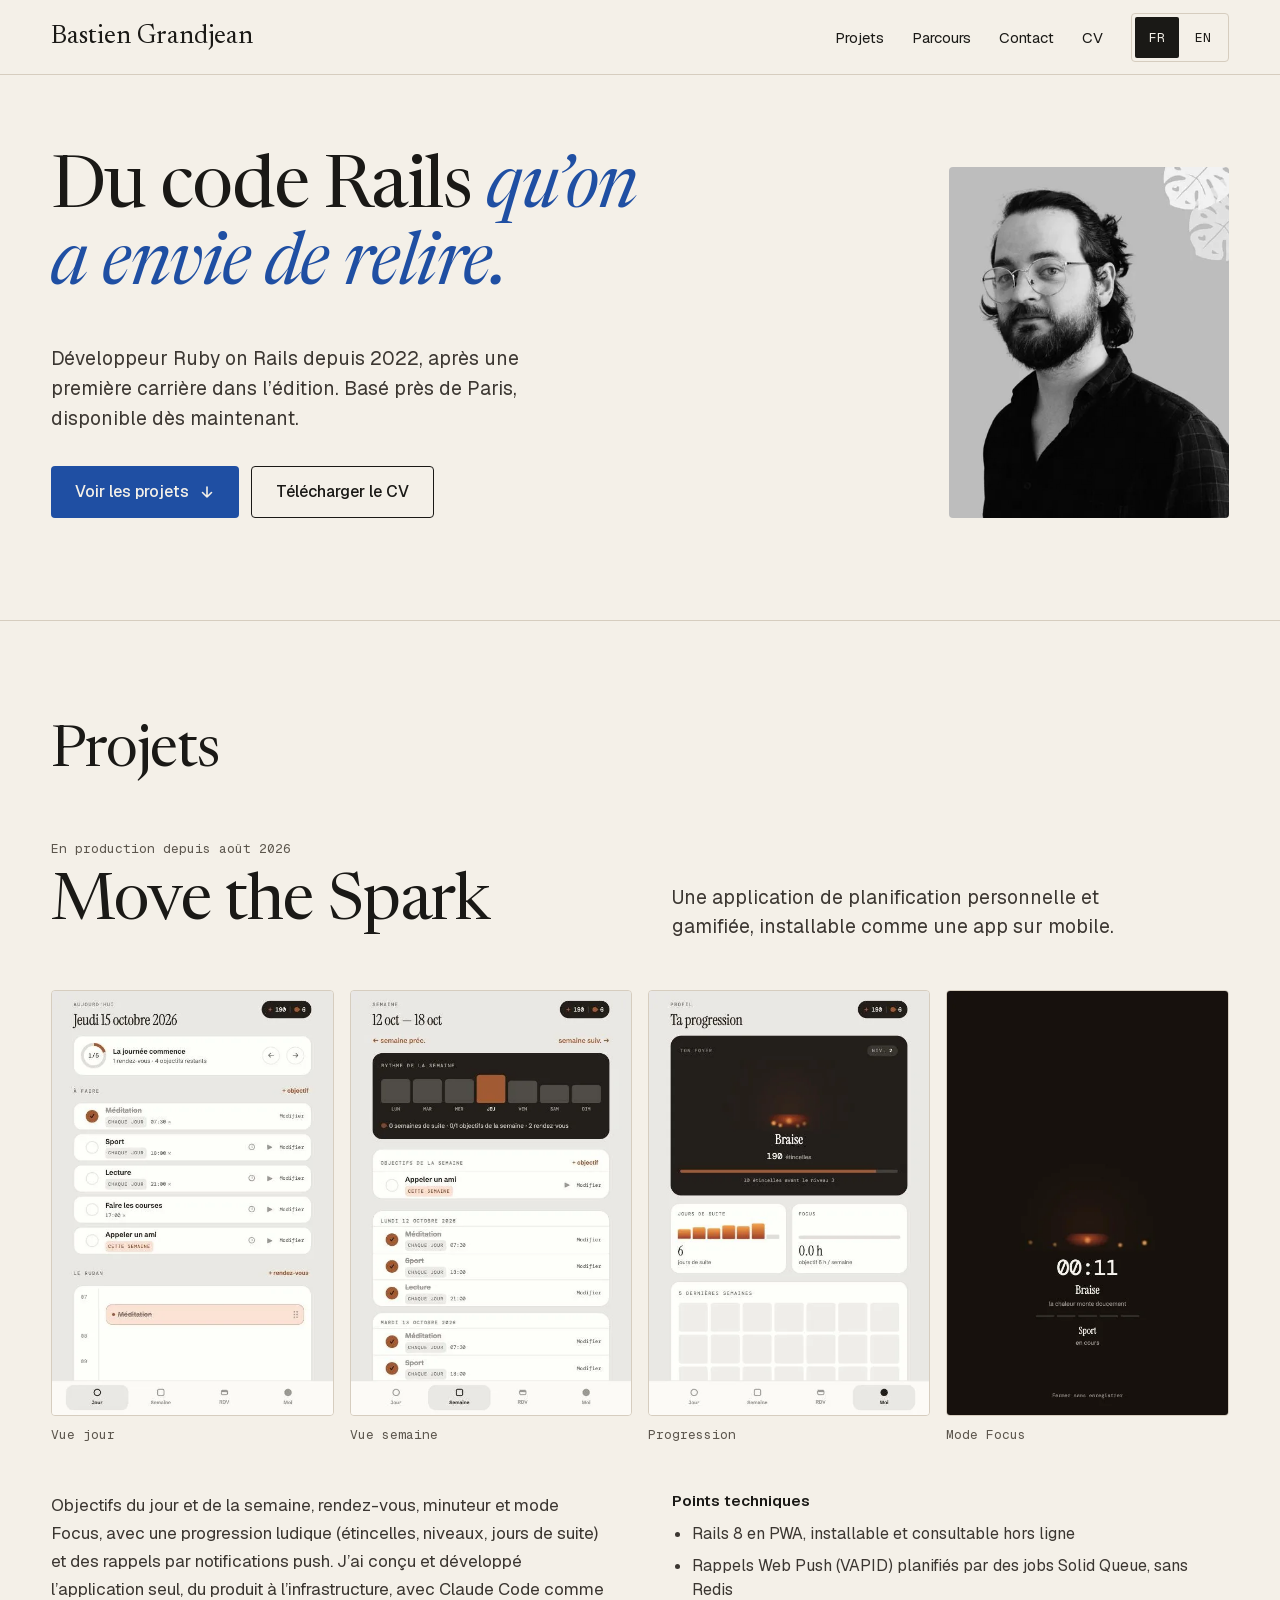
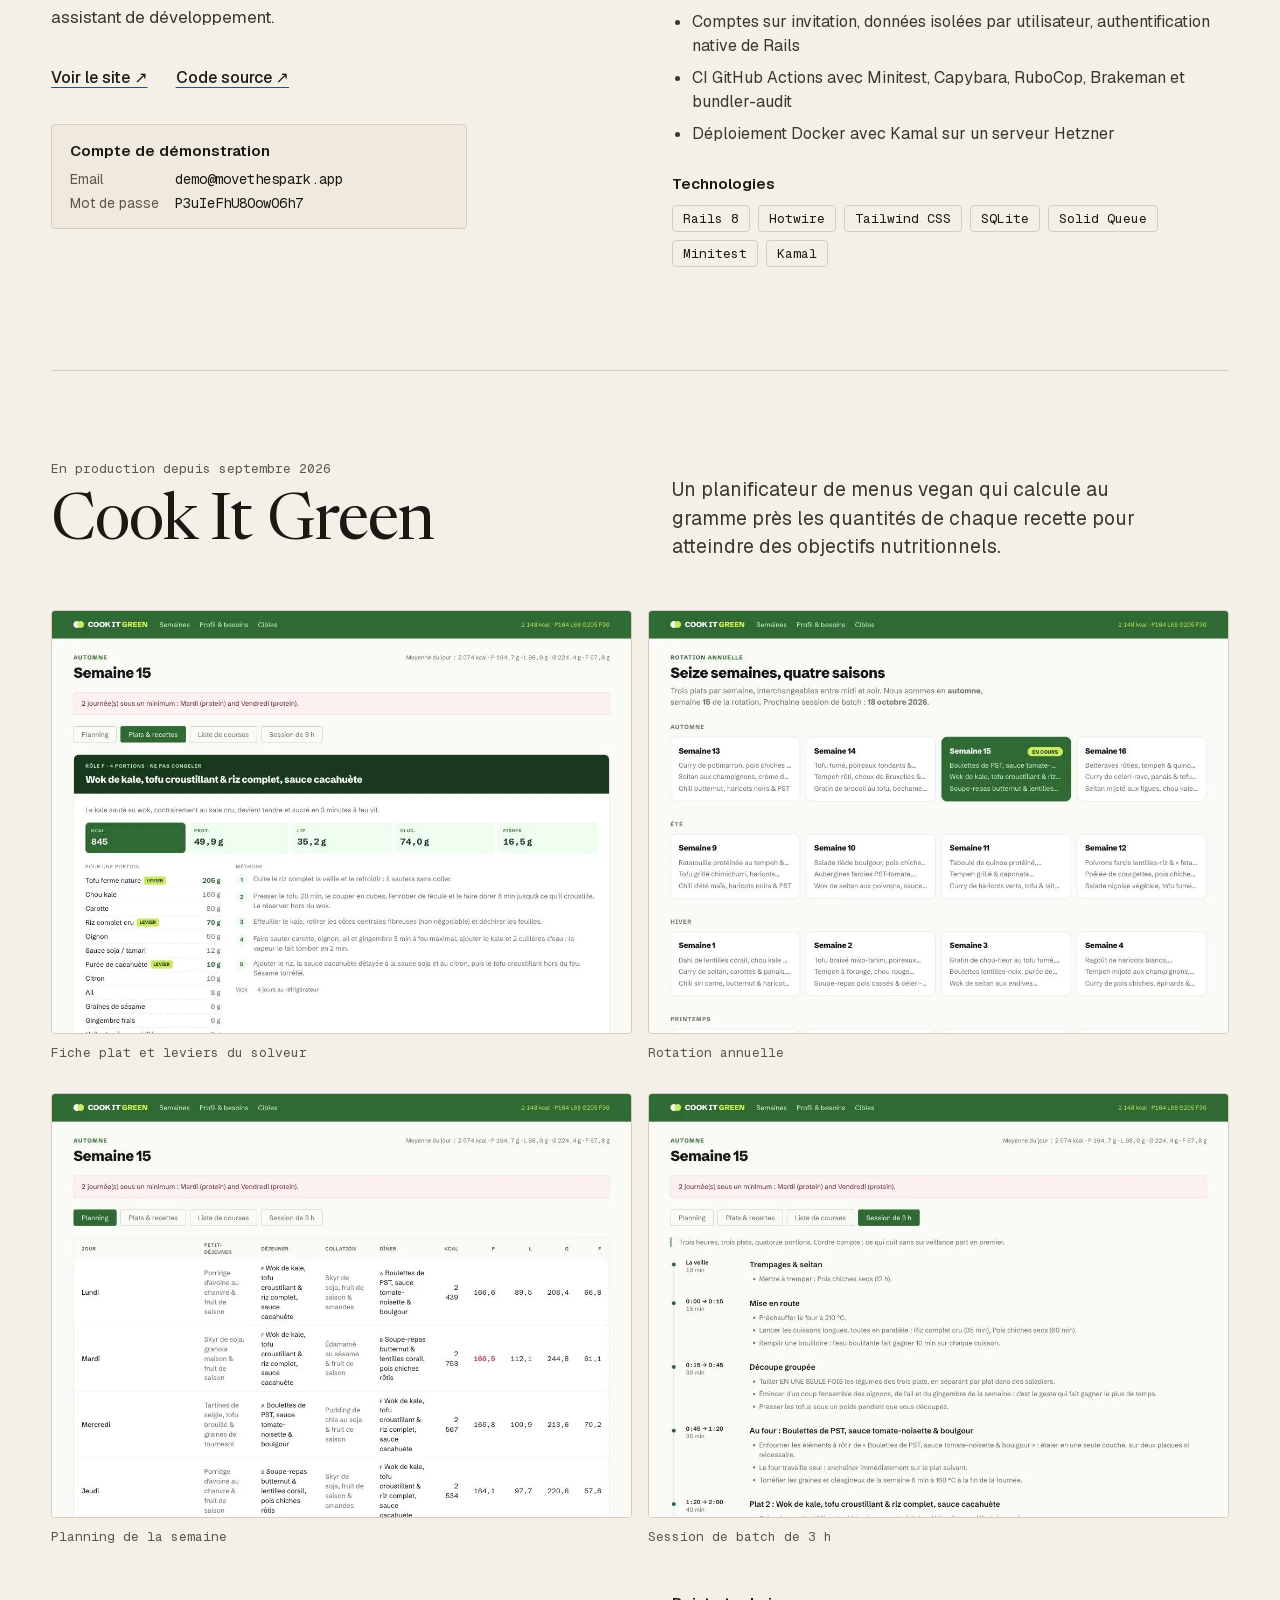
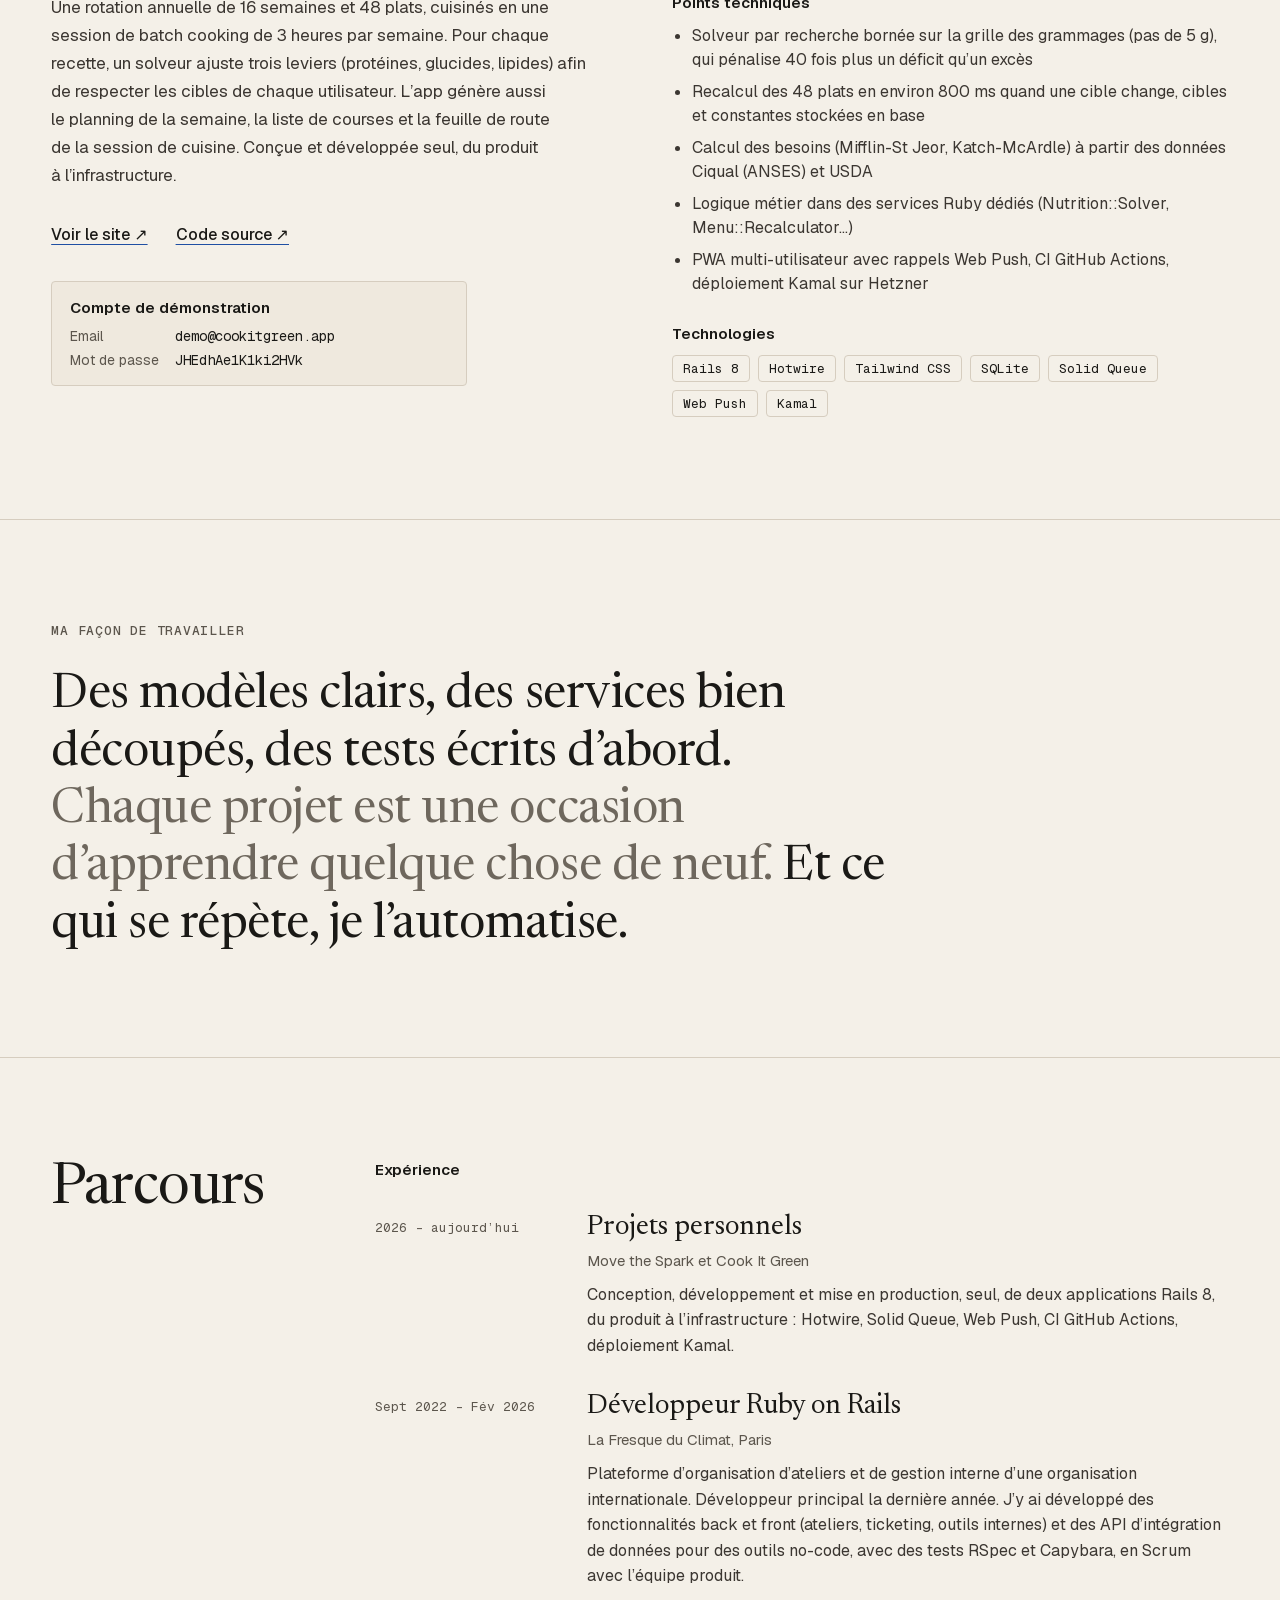
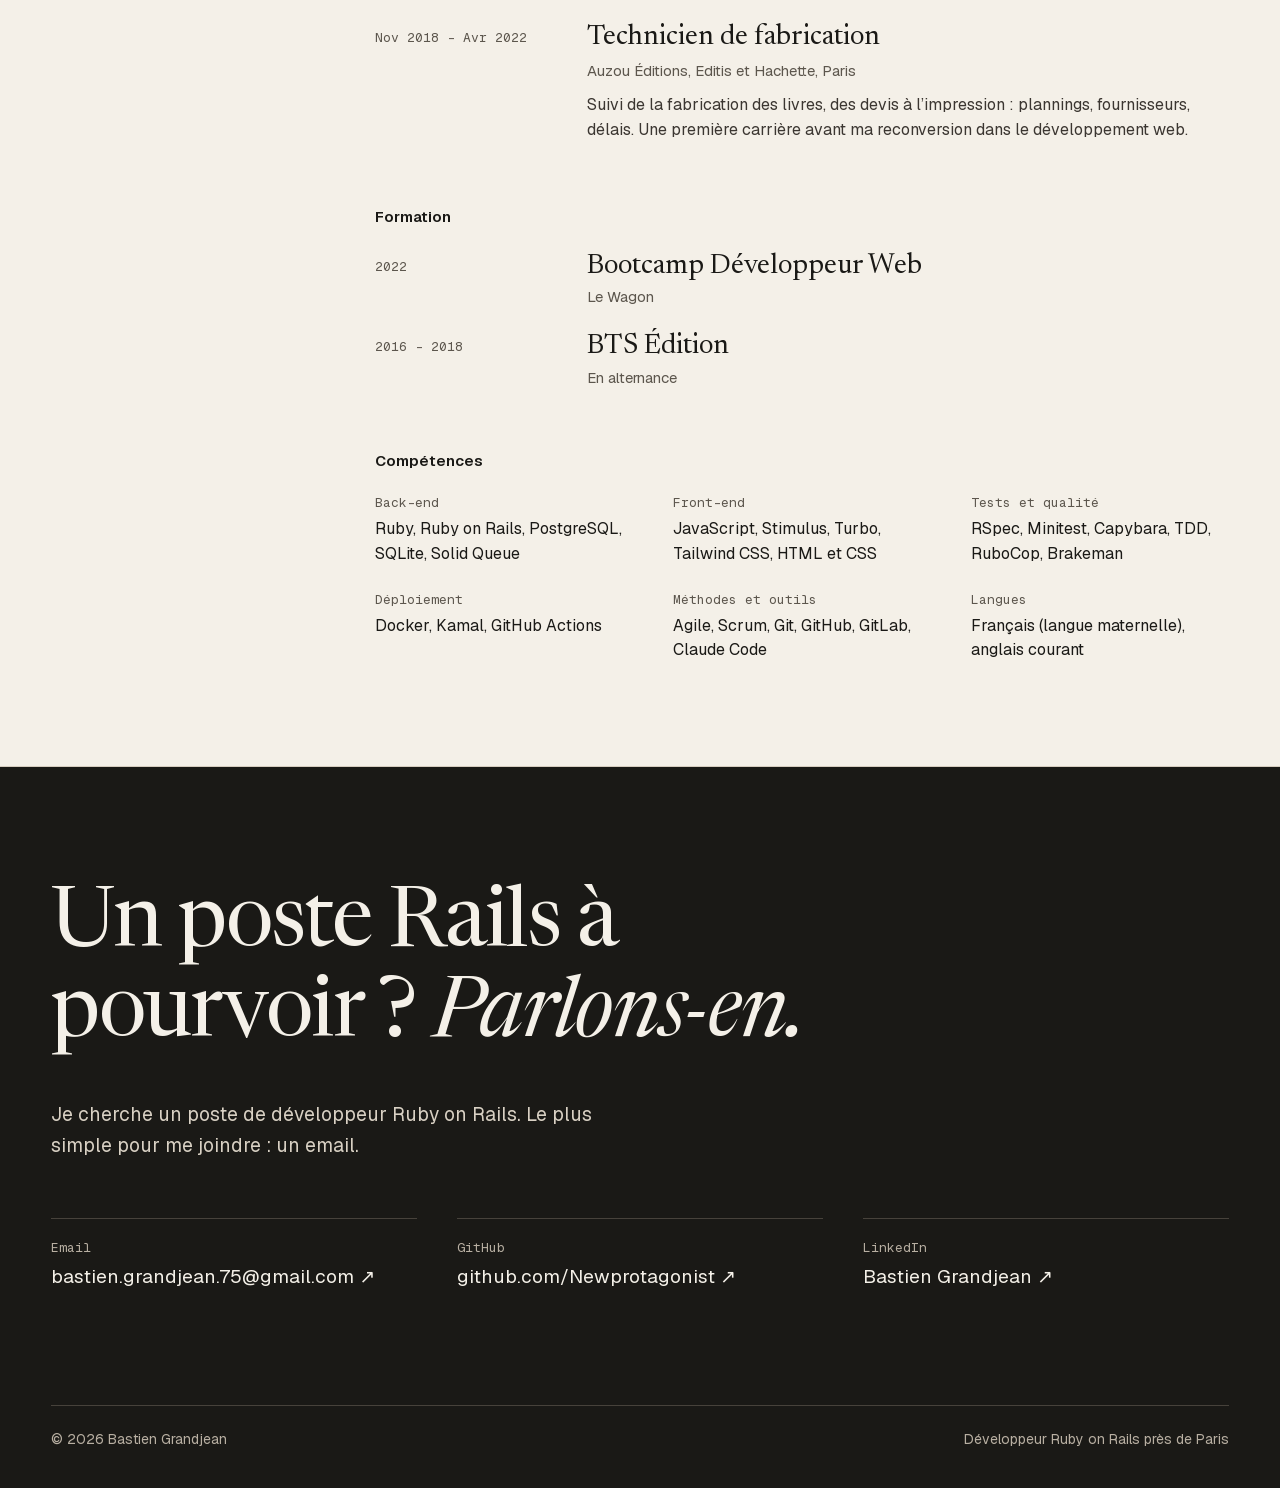
<file: site/index.html>
<!DOCTYPE html>
<html lang="fr">
<head>
<meta charset="utf-8">
<meta name="viewport" content="width=device-width, initial-scale=1">
<title>Bastien Grandjean — Développeur Ruby on Rails</title>
<meta name="description" content="Bastien Grandjean, développeur Ruby on Rails basé près de Paris. Deux applications Rails 8 conçues, développées et déployées seul&nbsp;: Move the Spark et Cook It Green.">
<link rel="canonical" href="https://bastiengrandjean.dev/">
<link rel="alternate" hreflang="fr" href="https://bastiengrandjean.dev/">
<link rel="alternate" hreflang="en" href="https://bastiengrandjean.dev/en/">
<link rel="alternate" hreflang="x-default" href="https://bastiengrandjean.dev/">

<link rel="icon" href="assets/img/favicon.svg" type="image/svg+xml">
<link rel="icon" href="assets/img/favicon.ico" sizes="any">
<link rel="apple-touch-icon" href="assets/img/apple-touch-icon.png">

<meta property="og:type" content="website">
<meta property="og:site_name" content="Bastien Grandjean">
<meta property="og:title" content="Bastien Grandjean — Développeur Ruby on Rails">
<meta property="og:description" content="Deux applications Rails 8 conçues, développées et déployées seul&nbsp;: Move the Spark et Cook It Green.">
<meta property="og:url" content="https://bastiengrandjean.dev/">
<meta property="og:image" content="https://bastiengrandjean.dev/assets/img/og-image.png">
<meta property="og:image:width" content="1200">
<meta property="og:image:height" content="630">
<meta property="og:locale" content="fr_FR">
<meta property="og:locale:alternate" content="en_US">
<meta name="twitter:card" content="summary_large_image">
<meta name="twitter:title" content="Bastien Grandjean — Développeur Ruby on Rails">
<meta name="twitter:description" content="Deux applications Rails 8 conçues, développées et déployées seul&nbsp;: Move the Spark et Cook It Green.">
<meta name="twitter:image" content="https://bastiengrandjean.dev/assets/img/og-image.png">

<link rel="preload" href="assets/fonts/newsreader-400-500.woff2" as="font" type="font/woff2" crossorigin>
<link rel="stylesheet" href="assets/css/style.css">
</head>
<body>
<a class="skip" href="#contenu">Aller au contenu</a>

<header class="site-header">
<div class="container site-header__inner">
<a href="#top" id="top" translate="no" class="site-header__name">Bastien Grandjean</a>
<nav aria-label="Navigation principale" class="site-nav">
<a href="#projets">Projets</a>
<a href="#parcours">Parcours</a>
<a href="#contact">Contact</a>
<a href="cv.pdf" target="_blank" rel="noopener noreferrer">CV</a>
<div role="group" aria-label="Langue / Language" class="lang-switch">
<a href="/" lang="fr" aria-current="true">FR</a>
<a href="/en/" lang="en" aria-current="false">EN</a>
</div>
</nav>
</div>
</header>

<main id="contenu">

<section class="hero">
<div class="container hero__inner">
<div class="hero__text">
<h1>Du code Rails <em>qu’on a envie de relire.</em></h1>
<p class="hero__lede">Développeur Ruby on Rails depuis 2022, après une première carrière dans l’édition. Basé près de Paris, disponible dès maintenant.</p>
<div class="hero__actions">
<a class="btn btn-primary" href="#projets">Voir les projets<svg aria-hidden="true" width="16" height="16" viewBox="0 0 16 16" fill="none" stroke="currentColor" stroke-width="1.6" stroke-linecap="round" stroke-linejoin="round"><path d="M8 3v10M3.5 8.5 8 13l4.5-4.5"></path></svg></a>
<a class="btn btn-secondary" href="cv.pdf" target="_blank" rel="noopener noreferrer">Télécharger le CV</a>
</div>
</div>
<div class="hero__photo">
<picture>
<source srcset="assets/img/bastien-portrait.webp" type="image/webp">
<img src="assets/img/bastien-portrait.jpg" alt="Portrait de Bastien Grandjean" width="432" height="540">
</picture>
</div>
</div>
</section>

<section id="projets">
<div class="container">
<h2 class="section-h">Projets</h2>

<article class="project">
<div class="project__header">
<div class="project__title-group">
<span class="project__year">En production depuis août 2026</span>
<h3 translate="no" class="project__title">Move the Spark</h3>
</div>
<p class="project__tagline">Une application de planification personnelle et gamifiée, installable comme une app sur mobile.</p>
</div>

<ul role="list" aria-label="Captures d’écran de Move the Spark" class="gallery">
<li>
<figure>
<picture>
<source srcset="assets/img/move-the-spark-day.webp" type="image/webp">
<img src="assets/img/move-the-spark-day.jpg" alt="Vue jour de Move the Spark&nbsp;: objectifs du jour et planning horaire" width="518" height="784" loading="lazy">
</picture>
<figcaption>Vue jour</figcaption>
</figure>
</li>
<li>
<figure>
<picture>
<source srcset="assets/img/move-the-spark-week.webp" type="image/webp">
<img src="assets/img/move-the-spark-week.jpg" alt="Vue semaine de Move the Spark&nbsp;: rythme de la semaine et objectifs par jour" width="518" height="784" loading="lazy">
</picture>
<figcaption>Vue semaine</figcaption>
</figure>
</li>
<li>
<figure>
<picture>
<source srcset="assets/img/move-the-spark-profile.webp" type="image/webp">
<img src="assets/img/move-the-spark-profile.jpg" alt="Page de progression de Move the Spark&nbsp;: niveau, étincelles et jours de suite" width="518" height="784" loading="lazy">
</picture>
<figcaption>Progression</figcaption>
</figure>
</li>
<li>
<figure>
<picture>
<source srcset="assets/img/move-the-spark-focus.webp" type="image/webp">
<img class="on-dark" src="assets/img/move-the-spark-focus.jpg" alt="Mode Focus de Move the Spark&nbsp;: minuteur sur fond sombre" width="518" height="784" loading="lazy">
</picture>
<figcaption>Mode Focus</figcaption>
</figure>
</li>
</ul>

<div class="project__body">
<div class="project__desc-col">
<p class="project__desc">Objectifs du jour et de la semaine, rendez-vous, minuteur et mode Focus, avec une progression ludique (étincelles, niveaux, jours de suite) et des rappels par notifications push. J’ai conçu et développé l’application seul, du produit à l’infrastructure, avec Claude Code comme assistant de développement.</p>
<div class="project__links">
<a href="https://movethespark.com" target="_blank" rel="noopener noreferrer">Voir le site ↗<span class="sr-only"> (nouvel onglet)</span></a>
<a href="https://github.com/Newprotagonist/move-the-spark" target="_blank" rel="noopener noreferrer">Code source ↗<span class="sr-only"> (nouvel onglet)</span></a>
</div>
<div class="demo-box">
<span class="demo-box__title">Compte de démonstration</span>
<dl>
<dt>Email</dt>
<dd translate="no">demo@movethespark.app</dd>
<dt>Mot de passe</dt>
<dd translate="no">P3uIeFhU8OowO6h7</dd>
</dl>
</div>
</div>
<div class="project__meta-col">
<div class="project__meta-block">
<h4>Points techniques</h4>
<ul class="highlights">
<li>Rails 8 en PWA, installable et consultable hors ligne</li>
<li>Rappels Web Push (VAPID) planifiés par des jobs Solid Queue, sans Redis</li>
<li>Comptes sur invitation, données isolées par utilisateur, authentification native de Rails</li>
<li>CI GitHub Actions avec Minitest, Capybara, RuboCop, Brakeman et bundler-audit</li>
<li>Déploiement Docker avec Kamal sur un serveur Hetzner</li>
</ul>
</div>
<div class="project__meta-block">
<h4>Technologies</h4>
<ul role="list" class="stack">
<li>Rails 8</li>
<li>Hotwire</li>
<li>Tailwind CSS</li>
<li>SQLite</li>
<li>Solid Queue</li>
<li>Minitest</li>
<li>Kamal</li>
</ul>
</div>
</div>
</div>
</article>

<article class="project">
<div class="project__header">
<div class="project__title-group">
<span class="project__year">En production depuis septembre 2026</span>
<h3 translate="no" class="project__title">Cook It Green</h3>
</div>
<p class="project__tagline">Un planificateur de menus vegan qui calcule au gramme près les quantités de chaque recette pour atteindre des objectifs nutritionnels.</p>
</div>

<ul role="list" aria-label="Captures d’écran de Cook It Green" class="gallery gallery--grid">
<li>
<figure>
<picture>
<source srcset="assets/img/cook-it-green-plat-solveur.webp" type="image/webp">
<img src="assets/img/cook-it-green-plat-solveur.jpg" alt="Fiche plat de Cook It Green&nbsp;: apports nutritionnels, grammages ajustés par le solveur et méthode" width="1075" height="784" loading="lazy">
</picture>
<figcaption>Fiche plat et leviers du solveur</figcaption>
</figure>
</li>
<li>
<figure>
<picture>
<source srcset="assets/img/cook-it-green-rotation-annuelle.webp" type="image/webp">
<img src="assets/img/cook-it-green-rotation-annuelle.jpg" alt="Rotation annuelle de Cook It Green&nbsp;: seize semaines réparties en quatre saisons" width="1075" height="784" loading="lazy">
</picture>
<figcaption>Rotation annuelle</figcaption>
</figure>
</li>
<li>
<figure>
<picture>
<source srcset="assets/img/cook-it-green-planning-semaine.webp" type="image/webp">
<img src="assets/img/cook-it-green-planning-semaine.jpg" alt="Planning de la semaine de Cook It Green&nbsp;: repas et macros jour par jour" width="1075" height="784" loading="lazy">
</picture>
<figcaption>Planning de la semaine</figcaption>
</figure>
</li>
<li>
<figure>
<picture>
<source srcset="assets/img/cook-it-green-session-batch.webp" type="image/webp">
<img src="assets/img/cook-it-green-session-batch.jpg" alt="Session de batch de Cook It Green&nbsp;: étapes minutées de la session de cuisine" width="1075" height="784" loading="lazy">
</picture>
<figcaption>Session de batch de 3 h</figcaption>
</figure>
</li>
</ul>

<div class="project__body">
<div class="project__desc-col">
<p class="project__desc">Une rotation annuelle de 16 semaines et 48 plats, cuisinés en une session de batch cooking de 3 heures par semaine. Pour chaque recette, un solveur ajuste trois leviers (protéines, glucides, lipides) afin de respecter les cibles de chaque utilisateur. L’app génère aussi le planning de la semaine, la liste de courses et la feuille de route de la session de cuisine. Conçue et développée seul, du produit à l’infrastructure.</p>
<div class="project__links">
<a href="https://cookitgreen.com" target="_blank" rel="noopener noreferrer">Voir le site ↗<span class="sr-only"> (nouvel onglet)</span></a>
<a href="https://github.com/Newprotagonist/cook-it-green" target="_blank" rel="noopener noreferrer">Code source ↗<span class="sr-only"> (nouvel onglet)</span></a>
</div>
<div class="demo-box">
<span class="demo-box__title">Compte de démonstration</span>
<dl>
<dt>Email</dt>
<dd translate="no">demo@cookitgreen.app</dd>
<dt>Mot de passe</dt>
<dd translate="no">JHEdhAe1K1ki2HVk</dd>
</dl>
</div>
</div>
<div class="project__meta-col">
<div class="project__meta-block">
<h4>Points techniques</h4>
<ul class="highlights">
<li>Solveur par recherche bornée sur la grille des grammages (pas de 5 g), qui pénalise 40 fois plus un déficit qu’un excès</li>
<li>Recalcul des 48 plats en environ 800 ms quand une cible change, cibles et constantes stockées en base</li>
<li>Calcul des besoins (Mifflin-St Jeor, Katch-McArdle) à partir des données Ciqual (ANSES) et USDA</li>
<li>Logique métier dans des services Ruby dédiés (Nutrition::Solver, Menu::Recalculator…)</li>
<li>PWA multi-utilisateur avec rappels Web Push, CI GitHub Actions, déploiement Kamal sur Hetzner</li>
</ul>
</div>
<div class="project__meta-block">
<h4>Technologies</h4>
<ul role="list" class="stack">
<li>Rails 8</li>
<li>Hotwire</li>
<li>Tailwind CSS</li>
<li>SQLite</li>
<li>Solid Queue</li>
<li>Web Push</li>
<li>Kamal</li>
</ul>
</div>
</div>
</div>
</article>

</div>
</section>

<section class="approach">
<div class="container approach__inner">
<h2 class="approach__label">Ma façon de travailler</h2>
<p class="approach__phrase">Des modèles clairs, des services bien découpés, des tests écrits d’abord. <span>Chaque projet est une occasion d’apprendre quelque chose de neuf.</span> Et ce qui se répète, je l’automatise.</p>
</div>
</section>

<section id="parcours" class="path">
<div class="container path__inner">
<h2 class="section-h">Parcours</h2>
<div class="path__content">

<div class="path__group">
<h3>Expérience</h3>

<div class="job">
<span class="job__dates">2026 - aujourd’hui</span>
<div class="job__content">
<span class="job__title">Projets personnels</span>
<span class="job__org">Move the Spark et Cook It Green</span>
<p class="job__desc">Conception, développement et mise en production, seul, de deux applications Rails 8, du produit à l’infrastructure&nbsp;: Hotwire, Solid Queue, Web Push, CI GitHub Actions, déploiement Kamal.</p>
</div>
</div>

<div class="job">
<span class="job__dates">Sept 2022 - Fév 2026</span>
<div class="job__content">
<span class="job__title">Développeur Ruby on Rails</span>
<span class="job__org">La Fresque du Climat, Paris</span>
<p class="job__desc">Plateforme d’organisation d’ateliers et de gestion interne d’une organisation internationale. Développeur principal la dernière année. J’y ai développé des fonctionnalités back et front (ateliers, ticketing, outils internes) et des API d’intégration de données pour des outils no-code, avec des tests RSpec et Capybara, en Scrum avec l’équipe produit.</p>
</div>
</div>

<div class="job">
<span class="job__dates">Nov 2018 - Avr 2022</span>
<div class="job__content">
<span class="job__title">Technicien de fabrication</span>
<span class="job__org">Auzou Éditions, Editis et Hachette, Paris</span>
<p class="job__desc">Suivi de la fabrication des livres, des devis à l’impression&nbsp;: plannings, fournisseurs, délais. Une première carrière avant ma reconversion dans le développement web.</p>
</div>
</div>

</div>

<div class="path__group path__group--edu">
<h3>Formation</h3>

<div class="edu">
<span class="edu__dates">2022</span>
<div class="edu__content">
<span class="edu__title">Bootcamp Développeur Web</span>
<span class="edu__org">Le Wagon</span>
</div>
</div>

<div class="edu">
<span class="edu__dates">2016 - 2018</span>
<div class="edu__content">
<span class="edu__title">BTS Édition</span>
<span class="edu__org">En alternance</span>
</div>
</div>

</div>

<div class="path__group path__group--skills">
<h3>Compétences</h3>
<dl class="skills-dl">
<div>
<dt>Back-end</dt>
<dd>Ruby, Ruby on Rails, PostgreSQL, SQLite, Solid Queue</dd>
</div>
<div>
<dt>Front-end</dt>
<dd>JavaScript, Stimulus, Turbo, Tailwind CSS, HTML et CSS</dd>
</div>
<div>
<dt>Tests et qualité</dt>
<dd>RSpec, Minitest, Capybara, TDD, RuboCop, Brakeman</dd>
</div>
<div>
<dt>Déploiement</dt>
<dd>Docker, Kamal, GitHub Actions</dd>
</div>
<div>
<dt>Méthodes et outils</dt>
<dd>Agile, Scrum, Git, GitHub, GitLab, Claude Code</dd>
</div>
<div>
<dt>Langues</dt>
<dd>Français (langue maternelle), anglais courant</dd>
</div>
</dl>
</div>

</div>
</div>
</section>

<section id="contact">
<div class="container">
<h2 class="section-h">Un poste Rails à pourvoir&nbsp;? <em>Parlons-en.</em></h2>
<p class="contact__lede">Je cherche un poste de développeur Ruby on Rails. Le plus simple pour me joindre&nbsp;: un email.</p>
<ul role="list" class="contact__links">
<li>
<a href="mailto:bastien.grandjean.75@gmail.com">
<span class="label">Email</span>
<span class="value">bastien.grandjean.75@gmail.com ↗</span>
</a>
</li>
<li>
<a href="https://github.com/Newprotagonist" target="_blank" rel="noopener noreferrer">
<span class="label">GitHub</span>
<span class="value">github.com/Newprotagonist ↗<span class="sr-only"> (nouvel onglet)</span></span>
</a>
</li>
<li>
<a href="https://www.linkedin.com/in/bastiengrandjean/" target="_blank" rel="noopener noreferrer">
<span class="label">LinkedIn</span>
<span class="value">Bastien Grandjean ↗<span class="sr-only"> (nouvel onglet)</span></span>
</a>
</li>
</ul>
<footer class="site-footer">
<span translate="no">© 2026 Bastien Grandjean</span>
<span>Développeur Ruby on Rails près de Paris</span>
</footer>
</div>
</section>

</main>
</body>
</html>
</file>
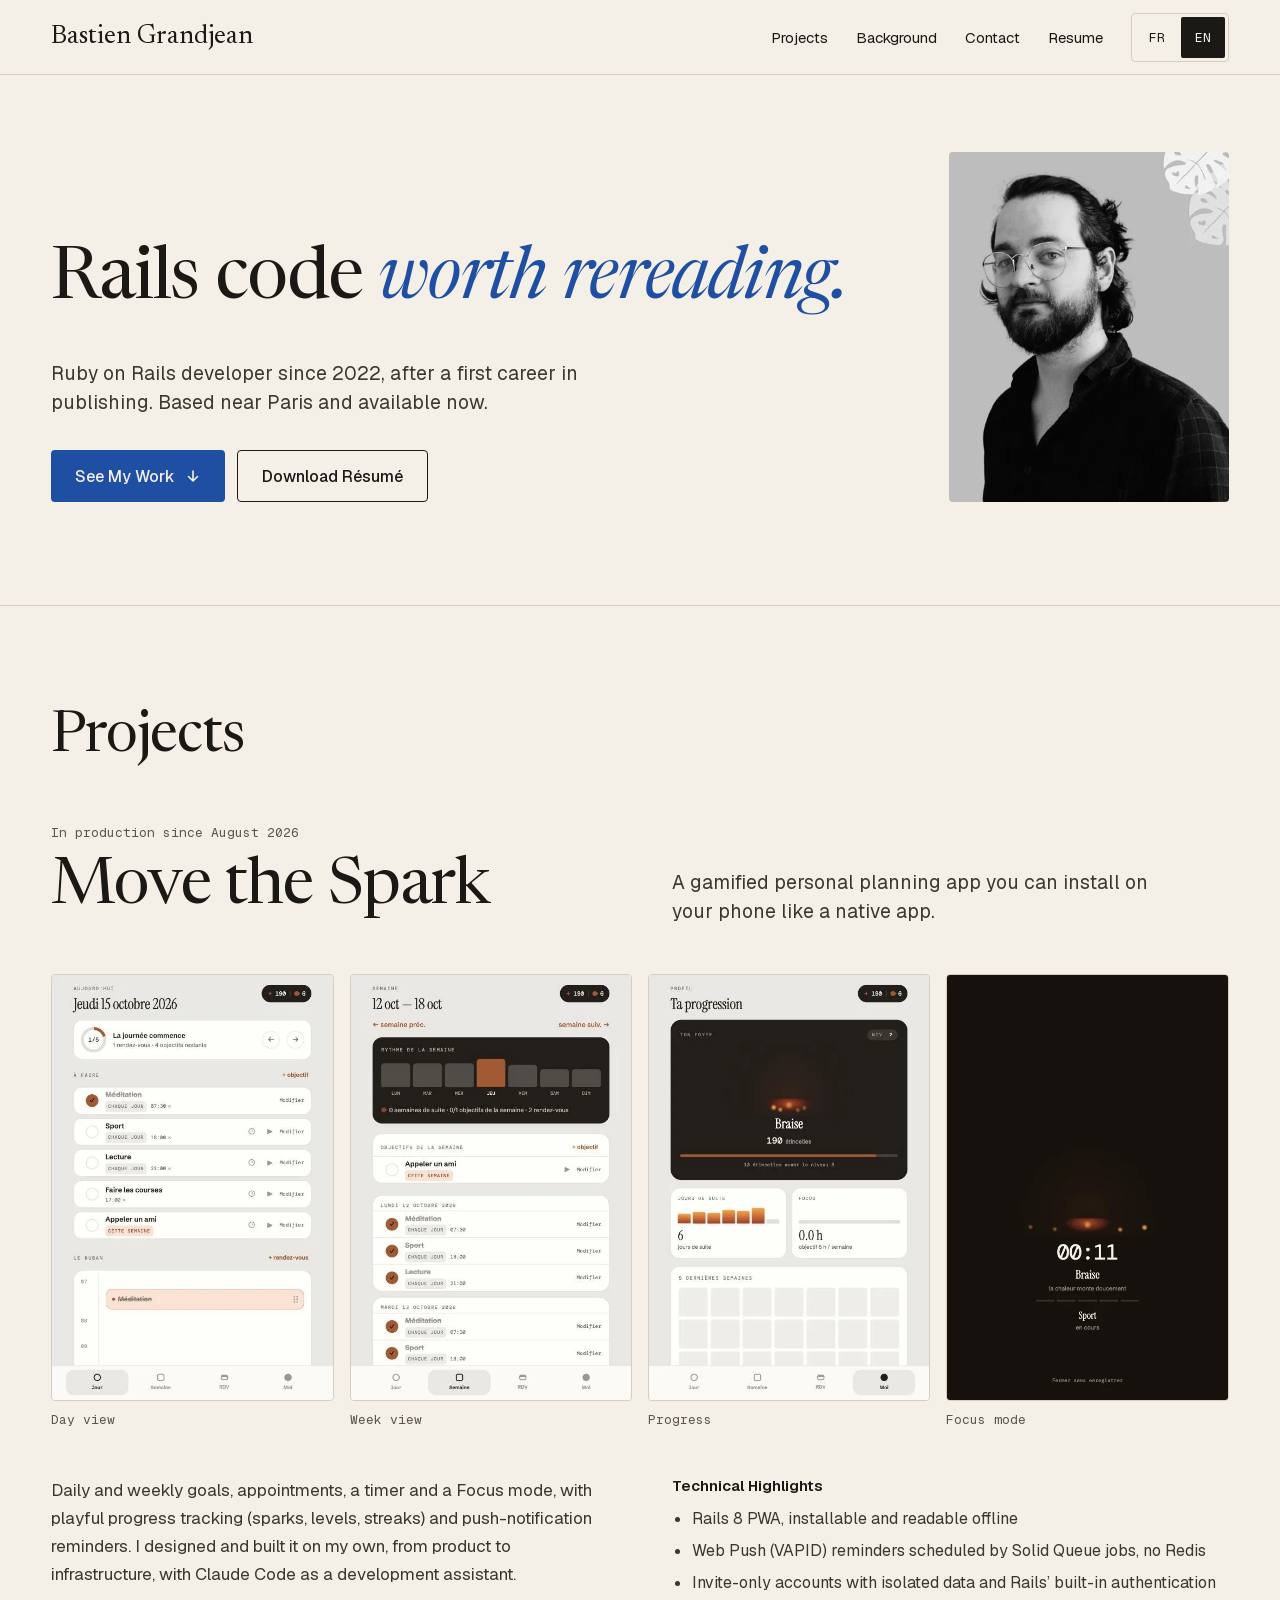
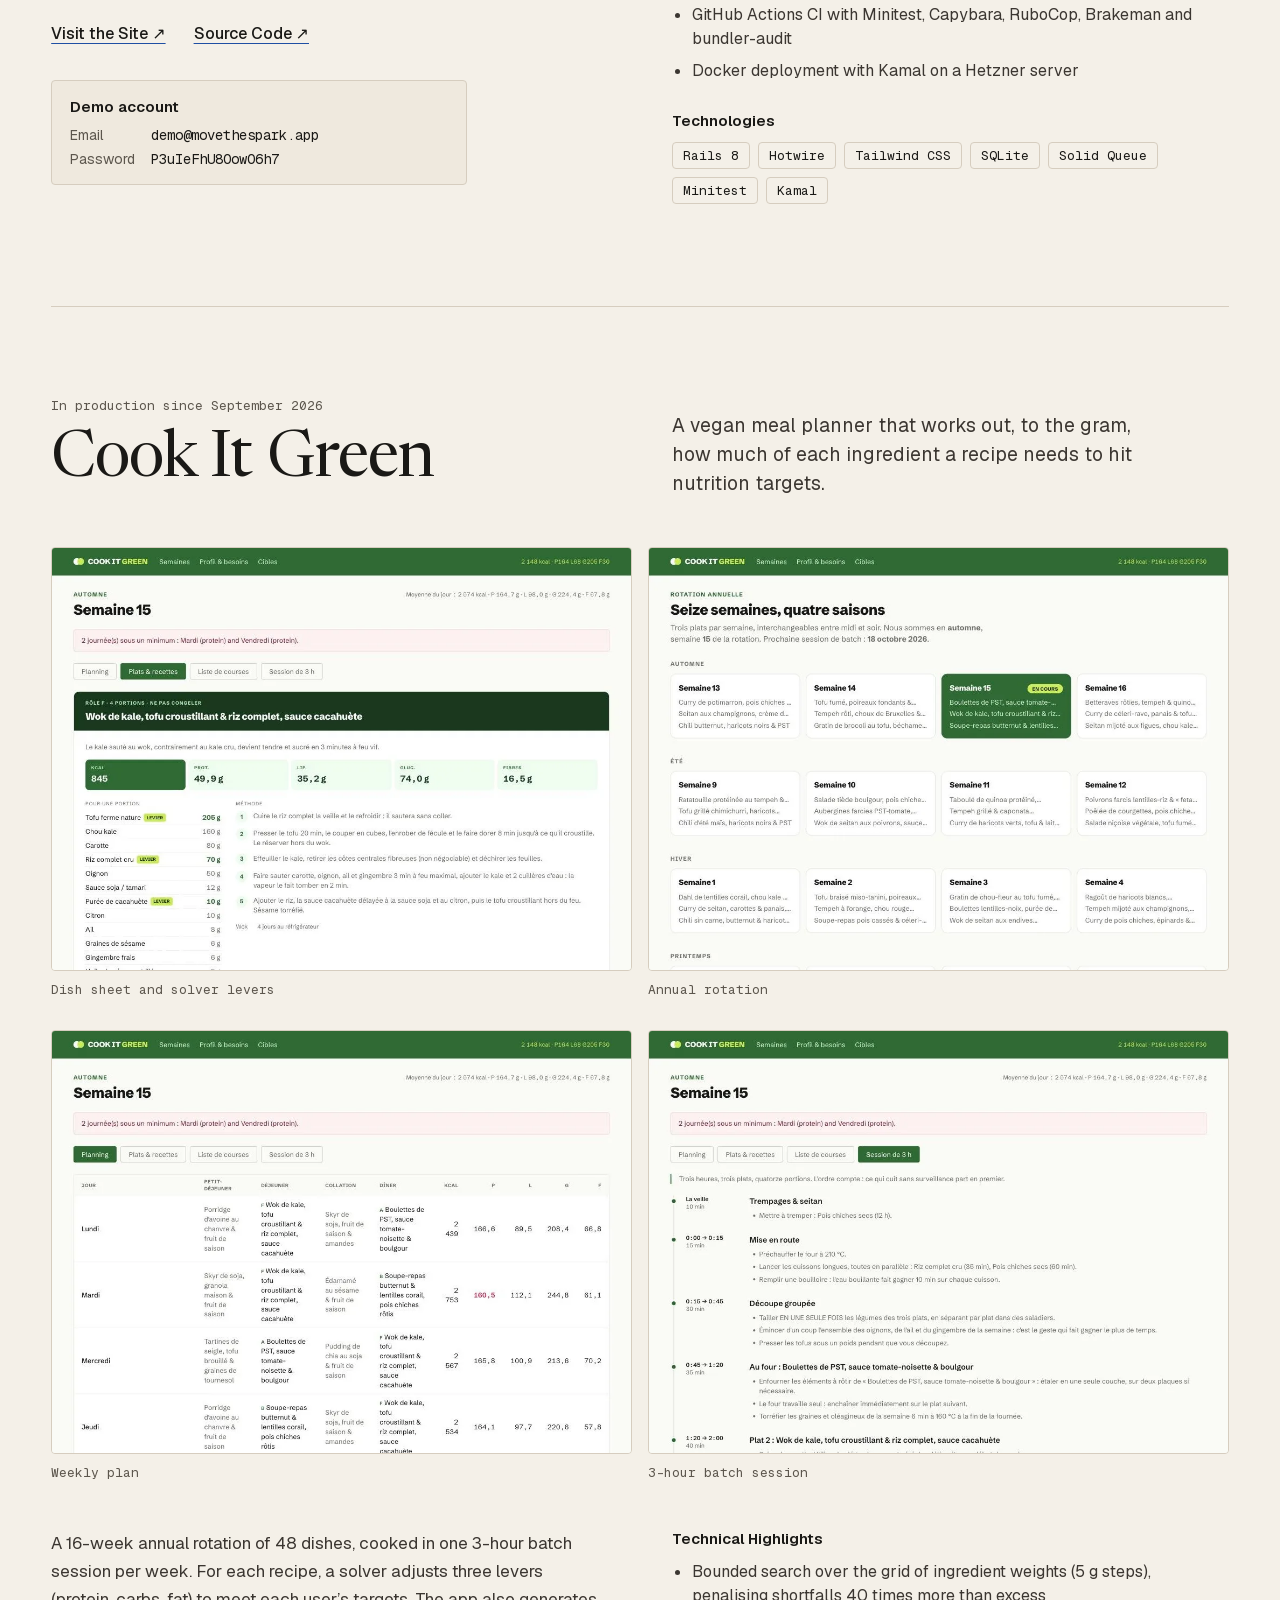
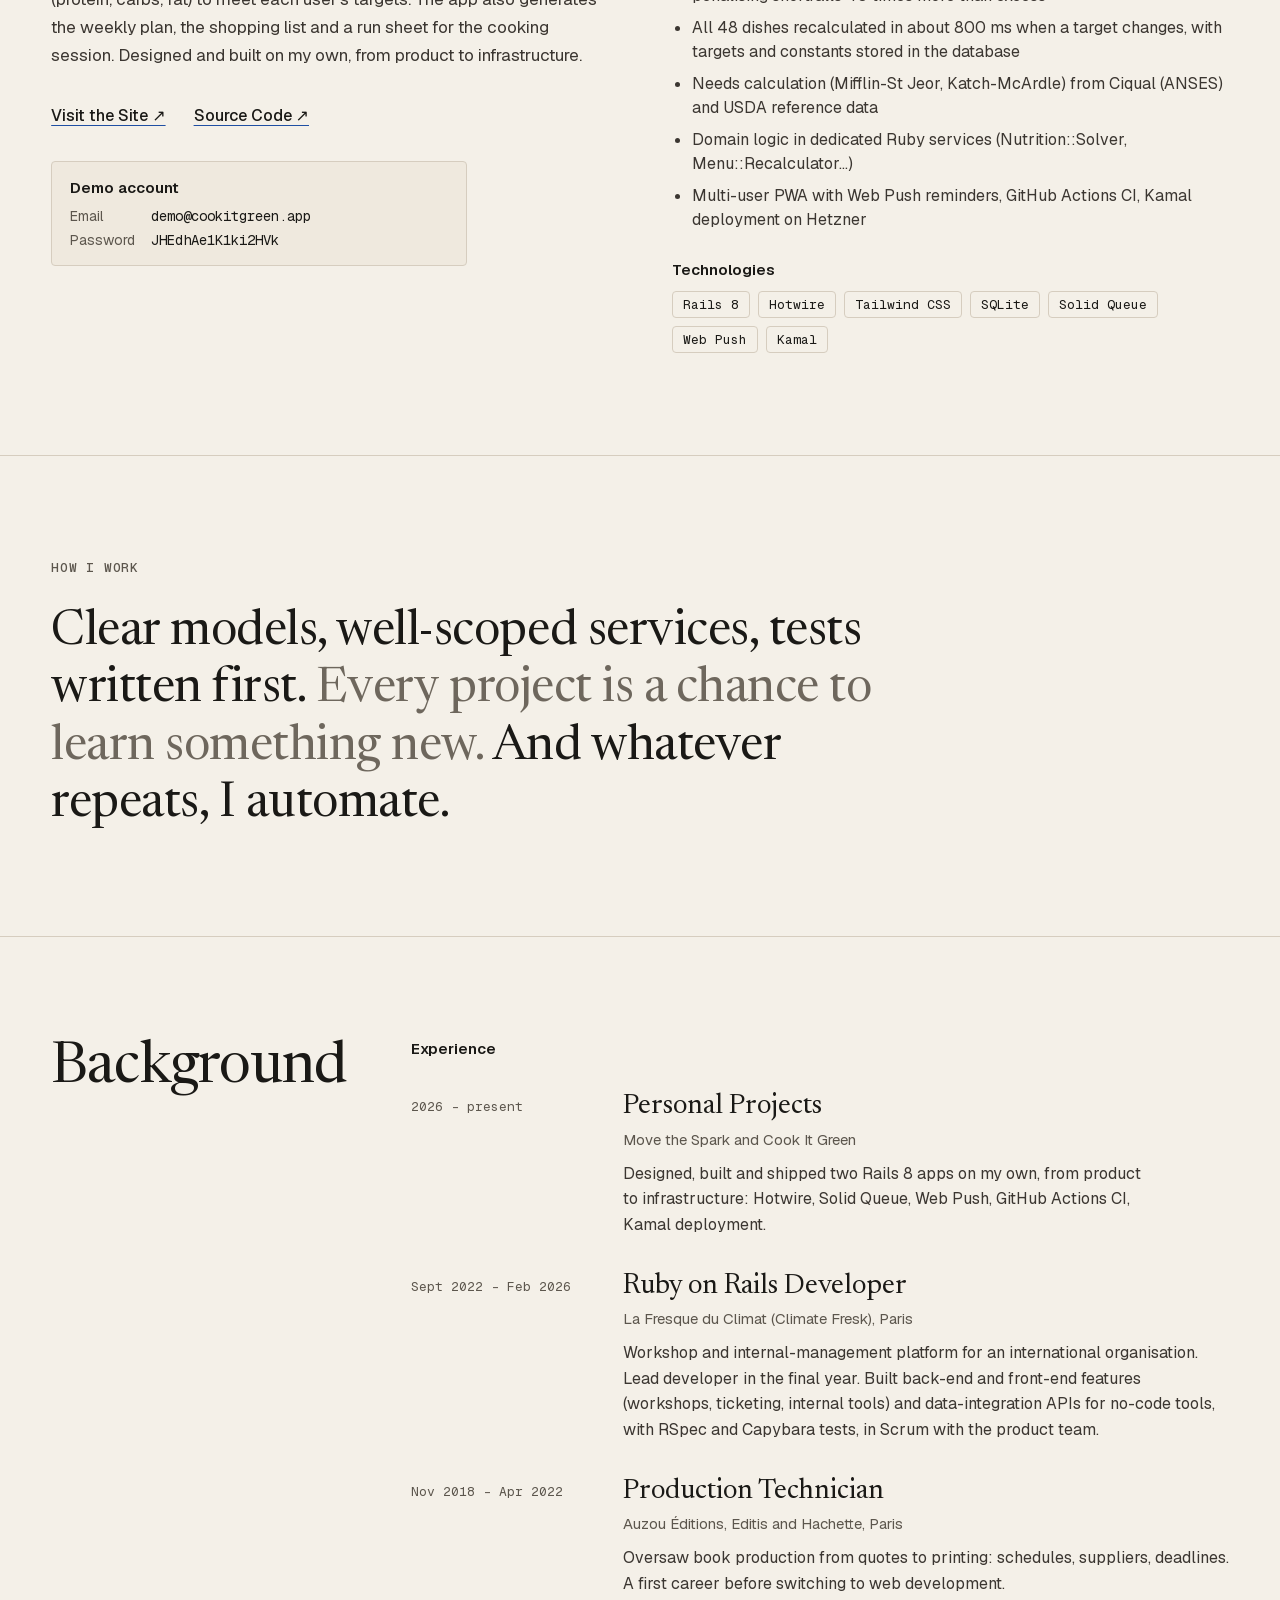
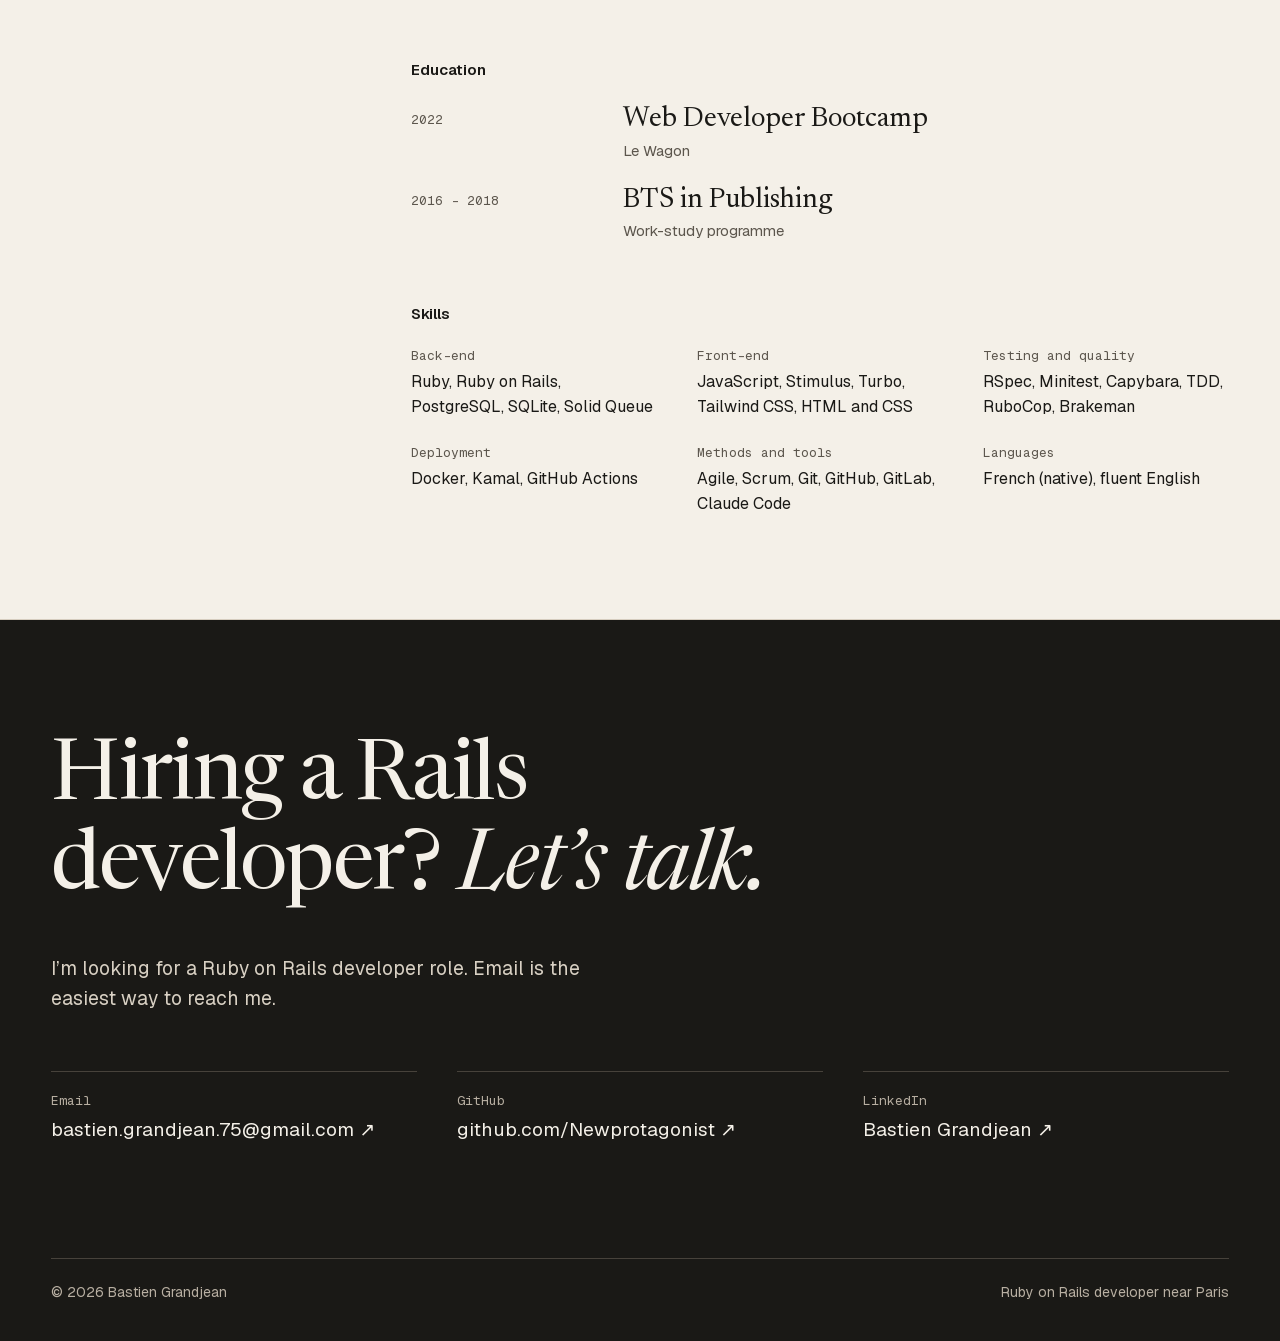
<file: site/en/index.html>
<!DOCTYPE html>
<html lang="en">
<head>
<meta charset="utf-8">
<meta name="viewport" content="width=device-width, initial-scale=1">
<title>Bastien Grandjean — Ruby on Rails Developer</title>
<meta name="description" content="Bastien Grandjean, a Ruby on Rails developer based near Paris. Two Rails 8 apps designed, built and deployed on his own: Move the Spark and Cook It Green.">
<link rel="canonical" href="https://bastiengrandjean.dev/en/">
<link rel="alternate" hreflang="fr" href="https://bastiengrandjean.dev/">
<link rel="alternate" hreflang="en" href="https://bastiengrandjean.dev/en/">
<link rel="alternate" hreflang="x-default" href="https://bastiengrandjean.dev/">

<link rel="icon" href="../assets/img/favicon.svg" type="image/svg+xml">
<link rel="icon" href="../assets/img/favicon.ico" sizes="any">
<link rel="apple-touch-icon" href="../assets/img/apple-touch-icon.png">

<meta property="og:type" content="website">
<meta property="og:site_name" content="Bastien Grandjean">
<meta property="og:title" content="Bastien Grandjean — Ruby on Rails Developer">
<meta property="og:description" content="Two Rails 8 apps designed, built and deployed on his own: Move the Spark and Cook It Green.">
<meta property="og:url" content="https://bastiengrandjean.dev/en/">
<meta property="og:image" content="https://bastiengrandjean.dev/assets/img/og-image.png">
<meta property="og:image:width" content="1200">
<meta property="og:image:height" content="630">
<meta property="og:locale" content="en_US">
<meta property="og:locale:alternate" content="fr_FR">
<meta name="twitter:card" content="summary_large_image">
<meta name="twitter:title" content="Bastien Grandjean — Ruby on Rails Developer">
<meta name="twitter:description" content="Two Rails 8 apps designed, built and deployed on his own: Move the Spark and Cook It Green.">
<meta name="twitter:image" content="https://bastiengrandjean.dev/assets/img/og-image.png">

<link rel="preload" href="../assets/fonts/newsreader-400-500.woff2" as="font" type="font/woff2" crossorigin>
<link rel="stylesheet" href="../assets/css/style.css">
</head>
<body>
<a class="skip" href="#contenu">Skip to content</a>

<header class="site-header">
<div class="container site-header__inner">
<a href="#top" id="top" translate="no" class="site-header__name">Bastien Grandjean</a>
<nav aria-label="Main navigation" class="site-nav">
<a href="#projets">Projects</a>
<a href="#parcours">Background</a>
<a href="#contact">Contact</a>
<a href="cv.pdf" target="_blank" rel="noopener noreferrer">Resume</a>
<div role="group" aria-label="Langue / Language" class="lang-switch">
<a href="/" lang="fr" aria-current="false">FR</a>
<a href="/en/" lang="en" aria-current="true">EN</a>
</div>
</nav>
</div>
</header>

<main id="contenu">

<section class="hero">
<div class="container hero__inner">
<div class="hero__text">
<h1>Rails code <em>worth rereading.</em></h1>
<p class="hero__lede">Ruby on Rails developer since 2022, after a first career in publishing. Based near Paris and available now.</p>
<div class="hero__actions">
<a class="btn btn-primary" href="#projets">See My Work<svg aria-hidden="true" width="16" height="16" viewBox="0 0 16 16" fill="none" stroke="currentColor" stroke-width="1.6" stroke-linecap="round" stroke-linejoin="round"><path d="M8 3v10M3.5 8.5 8 13l4.5-4.5"></path></svg></a>
<a class="btn btn-secondary" href="cv.pdf" target="_blank" rel="noopener noreferrer">Download Résumé</a>
</div>
</div>
<div class="hero__photo">
<picture>
<source srcset="../assets/img/bastien-portrait.webp" type="image/webp">
<img src="../assets/img/bastien-portrait.jpg" alt="Portrait of Bastien Grandjean" width="432" height="540">
</picture>
</div>
</div>
</section>

<section id="projets">
<div class="container">
<h2 class="section-h">Projects</h2>

<article class="project">
<div class="project__header">
<div class="project__title-group">
<span class="project__year">In production since August 2026</span>
<h3 translate="no" class="project__title">Move the Spark</h3>
</div>
<p class="project__tagline">A gamified personal planning app you can install on your phone like a native app.</p>
</div>

<ul role="list" aria-label="Move the Spark screenshots" class="gallery">
<li>
<figure>
<picture>
<source srcset="../assets/img/move-the-spark-day.webp" type="image/webp">
<img src="../assets/img/move-the-spark-day.jpg" alt="Move the Spark day view: today’s goals and hourly schedule" width="518" height="784" loading="lazy">
</picture>
<figcaption>Day view</figcaption>
</figure>
</li>
<li>
<figure>
<picture>
<source srcset="../assets/img/move-the-spark-week.webp" type="image/webp">
<img src="../assets/img/move-the-spark-week.jpg" alt="Move the Spark week view: weekly rhythm and goals per day" width="518" height="784" loading="lazy">
</picture>
<figcaption>Week view</figcaption>
</figure>
</li>
<li>
<figure>
<picture>
<source srcset="../assets/img/move-the-spark-profile.webp" type="image/webp">
<img src="../assets/img/move-the-spark-profile.jpg" alt="Move the Spark progress page: level, sparks and streak" width="518" height="784" loading="lazy">
</picture>
<figcaption>Progress</figcaption>
</figure>
</li>
<li>
<figure>
<picture>
<source srcset="../assets/img/move-the-spark-focus.webp" type="image/webp">
<img class="on-dark" src="../assets/img/move-the-spark-focus.jpg" alt="Move the Spark Focus mode: a timer on a dark background" width="518" height="784" loading="lazy">
</picture>
<figcaption>Focus mode</figcaption>
</figure>
</li>
</ul>

<div class="project__body">
<div class="project__desc-col">
<p class="project__desc">Daily and weekly goals, appointments, a timer and a Focus mode, with playful progress tracking (sparks, levels, streaks) and push-notification reminders. I designed and built it on my own, from product to infrastructure, with Claude Code as a development assistant.</p>
<div class="project__links">
<a href="https://movethespark.com" target="_blank" rel="noopener noreferrer">Visit the Site ↗<span class="sr-only"> (new tab)</span></a>
<a href="https://github.com/Newprotagonist/move-the-spark" target="_blank" rel="noopener noreferrer">Source Code ↗<span class="sr-only"> (new tab)</span></a>
</div>
<div class="demo-box">
<span class="demo-box__title">Demo account</span>
<dl>
<dt>Email</dt>
<dd translate="no">demo@movethespark.app</dd>
<dt>Password</dt>
<dd translate="no">P3uIeFhU8OowO6h7</dd>
</dl>
</div>
</div>
<div class="project__meta-col">
<div class="project__meta-block">
<h4>Technical Highlights</h4>
<ul class="highlights">
<li>Rails 8 PWA, installable and readable offline</li>
<li>Web Push (VAPID) reminders scheduled by Solid Queue jobs, no Redis</li>
<li>Invite-only accounts with isolated data and Rails’ built-in authentication</li>
<li>GitHub Actions CI with Minitest, Capybara, RuboCop, Brakeman and bundler-audit</li>
<li>Docker deployment with Kamal on a Hetzner server</li>
</ul>
</div>
<div class="project__meta-block">
<h4>Technologies</h4>
<ul role="list" class="stack">
<li>Rails 8</li>
<li>Hotwire</li>
<li>Tailwind CSS</li>
<li>SQLite</li>
<li>Solid Queue</li>
<li>Minitest</li>
<li>Kamal</li>
</ul>
</div>
</div>
</div>
</article>

<article class="project">
<div class="project__header">
<div class="project__title-group">
<span class="project__year">In production since September 2026</span>
<h3 translate="no" class="project__title">Cook It Green</h3>
</div>
<p class="project__tagline">A vegan meal planner that works out, to the gram, how much of each ingredient a recipe needs to hit nutrition targets.</p>
</div>

<ul role="list" aria-label="Cook It Green screenshots" class="gallery gallery--grid">
<li>
<figure>
<picture>
<source srcset="../assets/img/cook-it-green-plat-solveur.webp" type="image/webp">
<img src="../assets/img/cook-it-green-plat-solveur.jpg" alt="Cook It Green dish sheet: nutrition values, solver-adjusted weights and method" width="1075" height="784" loading="lazy">
</picture>
<figcaption>Dish sheet and solver levers</figcaption>
</figure>
</li>
<li>
<figure>
<picture>
<source srcset="../assets/img/cook-it-green-rotation-annuelle.webp" type="image/webp">
<img src="../assets/img/cook-it-green-rotation-annuelle.jpg" alt="Cook It Green annual rotation: sixteen weeks across four seasons" width="1075" height="784" loading="lazy">
</picture>
<figcaption>Annual rotation</figcaption>
</figure>
</li>
<li>
<figure>
<picture>
<source srcset="../assets/img/cook-it-green-planning-semaine.webp" type="image/webp">
<img src="../assets/img/cook-it-green-planning-semaine.jpg" alt="Cook It Green weekly plan: meals and macros day by day" width="1075" height="784" loading="lazy">
</picture>
<figcaption>Weekly plan</figcaption>
</figure>
</li>
<li>
<figure>
<picture>
<source srcset="../assets/img/cook-it-green-session-batch.webp" type="image/webp">
<img src="../assets/img/cook-it-green-session-batch.jpg" alt="Cook It Green batch session: timed steps for the cooking session" width="1075" height="784" loading="lazy">
</picture>
<figcaption>3-hour batch session</figcaption>
</figure>
</li>
</ul>

<div class="project__body">
<div class="project__desc-col">
<p class="project__desc">A 16-week annual rotation of 48 dishes, cooked in one 3-hour batch session per week. For each recipe, a solver adjusts three levers (protein, carbs, fat) to meet each user’s targets. The app also generates the weekly plan, the shopping list and a run sheet for the cooking session. Designed and built on my own, from product to infrastructure.</p>
<div class="project__links">
<a href="https://cookitgreen.com" target="_blank" rel="noopener noreferrer">Visit the Site ↗<span class="sr-only"> (new tab)</span></a>
<a href="https://github.com/Newprotagonist/cook-it-green" target="_blank" rel="noopener noreferrer">Source Code ↗<span class="sr-only"> (new tab)</span></a>
</div>
<div class="demo-box">
<span class="demo-box__title">Demo account</span>
<dl>
<dt>Email</dt>
<dd translate="no">demo@cookitgreen.app</dd>
<dt>Password</dt>
<dd translate="no">JHEdhAe1K1ki2HVk</dd>
</dl>
</div>
</div>
<div class="project__meta-col">
<div class="project__meta-block">
<h4>Technical Highlights</h4>
<ul class="highlights">
<li>Bounded search over the grid of ingredient weights (5 g steps), penalising shortfalls 40 times more than excess</li>
<li>All 48 dishes recalculated in about 800 ms when a target changes, with targets and constants stored in the database</li>
<li>Needs calculation (Mifflin-St Jeor, Katch-McArdle) from Ciqual (ANSES) and USDA reference data</li>
<li>Domain logic in dedicated Ruby services (Nutrition::Solver, Menu::Recalculator…)</li>
<li>Multi-user PWA with Web Push reminders, GitHub Actions CI, Kamal deployment on Hetzner</li>
</ul>
</div>
<div class="project__meta-block">
<h4>Technologies</h4>
<ul role="list" class="stack">
<li>Rails 8</li>
<li>Hotwire</li>
<li>Tailwind CSS</li>
<li>SQLite</li>
<li>Solid Queue</li>
<li>Web Push</li>
<li>Kamal</li>
</ul>
</div>
</div>
</div>
</article>

</div>
</section>

<section class="approach">
<div class="container approach__inner">
<h2 class="approach__label">How I Work</h2>
<p class="approach__phrase">Clear models, well-scoped services, tests written first. <span>Every project is a chance to learn something new.</span> And whatever repeats, I automate.</p>
</div>
</section>

<section id="parcours" class="path">
<div class="container path__inner">
<h2 class="section-h">Background</h2>
<div class="path__content">

<div class="path__group">
<h3>Experience</h3>

<div class="job">
<span class="job__dates">2026 - present</span>
<div class="job__content">
<span class="job__title">Personal Projects</span>
<span class="job__org">Move the Spark and Cook It Green</span>
<p class="job__desc">Designed, built and shipped two Rails 8 apps on my own, from product to infrastructure: Hotwire, Solid Queue, Web Push, GitHub Actions CI, Kamal deployment.</p>
</div>
</div>

<div class="job">
<span class="job__dates">Sept 2022 - Feb 2026</span>
<div class="job__content">
<span class="job__title">Ruby on Rails Developer</span>
<span class="job__org">La Fresque du Climat (Climate Fresk), Paris</span>
<p class="job__desc">Workshop and internal-management platform for an international organisation. Lead developer in the final year. Built back-end and front-end features (workshops, ticketing, internal tools) and data-integration APIs for no-code tools, with RSpec and Capybara tests, in Scrum with the product team.</p>
</div>
</div>

<div class="job">
<span class="job__dates">Nov 2018 - Apr 2022</span>
<div class="job__content">
<span class="job__title">Production Technician</span>
<span class="job__org">Auzou Éditions, Editis and Hachette, Paris</span>
<p class="job__desc">Oversaw book production from quotes to printing: schedules, suppliers, deadlines. A first career before switching to web development.</p>
</div>
</div>

</div>

<div class="path__group path__group--edu">
<h3>Education</h3>

<div class="edu">
<span class="edu__dates">2022</span>
<div class="edu__content">
<span class="edu__title">Web Developer Bootcamp</span>
<span class="edu__org">Le Wagon</span>
</div>
</div>

<div class="edu">
<span class="edu__dates">2016 - 2018</span>
<div class="edu__content">
<span class="edu__title">BTS in Publishing</span>
<span class="edu__org">Work-study programme</span>
</div>
</div>

</div>

<div class="path__group path__group--skills">
<h3>Skills</h3>
<dl class="skills-dl">
<div>
<dt>Back-end</dt>
<dd>Ruby, Ruby on Rails, PostgreSQL, SQLite, Solid Queue</dd>
</div>
<div>
<dt>Front-end</dt>
<dd>JavaScript, Stimulus, Turbo, Tailwind CSS, HTML and CSS</dd>
</div>
<div>
<dt>Testing and quality</dt>
<dd>RSpec, Minitest, Capybara, TDD, RuboCop, Brakeman</dd>
</div>
<div>
<dt>Deployment</dt>
<dd>Docker, Kamal, GitHub Actions</dd>
</div>
<div>
<dt>Methods and tools</dt>
<dd>Agile, Scrum, Git, GitHub, GitLab, Claude Code</dd>
</div>
<div>
<dt>Languages</dt>
<dd>French (native), fluent English</dd>
</div>
</dl>
</div>

</div>
</div>
</section>

<section id="contact">
<div class="container">
<h2 class="section-h">Hiring a Rails developer? <em>Let’s talk.</em></h2>
<p class="contact__lede">I’m looking for a Ruby on Rails developer role. Email is the easiest way to reach me.</p>
<ul role="list" class="contact__links">
<li>
<a href="mailto:bastien.grandjean.75@gmail.com">
<span class="label">Email</span>
<span class="value">bastien.grandjean.75@gmail.com ↗</span>
</a>
</li>
<li>
<a href="https://github.com/Newprotagonist" target="_blank" rel="noopener noreferrer">
<span class="label">GitHub</span>
<span class="value">github.com/Newprotagonist ↗<span class="sr-only"> (new tab)</span></span>
</a>
</li>
<li>
<a href="https://www.linkedin.com/in/bastiengrandjean/" target="_blank" rel="noopener noreferrer">
<span class="label">LinkedIn</span>
<span class="value">Bastien Grandjean ↗<span class="sr-only"> (new tab)</span></span>
</a>
</li>
</ul>
<footer class="site-footer">
<span translate="no">© 2026 Bastien Grandjean</span>
<span>Ruby on Rails developer near Paris</span>
</footer>
</div>
</section>

</main>
</body>
</html>
</file>
<file: site/assets/css/style.css>
/* Bastien Grandjean — portfolio. Une seule feuille, pas de framework. */

@font-face {
  font-family: 'Newsreader';
  font-style: normal;
  font-weight: 400 500;
  font-display: swap;
  src: url('../fonts/newsreader-400-500.woff2') format('woff2');
  unicode-range: U+0000-00FF, U+0131, U+0152-0153, U+02BB-02BC, U+02C6, U+02DA, U+02DC, U+0304, U+0308, U+0329, U+2000-206F, U+20AC, U+2122, U+2191, U+2193, U+2212, U+2215, U+FEFF, U+FFFD;
}
@font-face {
  font-family: 'Newsreader';
  font-style: italic;
  font-weight: 400;
  font-display: swap;
  src: url('../fonts/newsreader-italic-400.woff2') format('woff2');
  unicode-range: U+0000-00FF, U+0131, U+0152-0153, U+02BB-02BC, U+02C6, U+02DA, U+02DC, U+0304, U+0308, U+0329, U+2000-206F, U+20AC, U+2122, U+2191, U+2193, U+2212, U+2215, U+FEFF, U+FFFD;
}
@font-face {
  font-family: 'Geist';
  font-style: normal;
  font-weight: 400 600;
  font-display: swap;
  src: url('../fonts/geist-400-600.woff2') format('woff2');
  unicode-range: U+0000-00FF, U+0131, U+0152-0153, U+02BB-02BC, U+02C6, U+02DA, U+02DC, U+0304, U+0308, U+0329, U+2000-206F, U+20AC, U+2122, U+2191, U+2193, U+2212, U+2215, U+FEFF, U+FFFD;
}
@font-face {
  font-family: 'Geist Mono';
  font-style: normal;
  font-weight: 400 500;
  font-display: swap;
  src: url('../fonts/geist-mono-400-500.woff2') format('woff2');
  unicode-range: U+0000-00FF, U+0131, U+0152-0153, U+02BB-02BC, U+02C6, U+02DA, U+02DC, U+0304, U+0308, U+0329, U+2000-206F, U+20AC, U+2122, U+2191, U+2193, U+2212, U+2215, U+FEFF, U+FFFD;
}

:root {
  color-scheme: light;

  --paper: #F4F0E8;
  --ink: #1A1916;
  --ink-secondary: #3B3631;
  --ink-muted: #5C564D;
  --ink-muted-strong: #6E675D;
  --line: #D6CDBF;
  --surface: #E9E2D6;
  --surface-strong: #EFE9DE;
  --accent: #1F4FA3;

  --contact-secondary: #D9D1C4;
  --contact-muted: #B8AFA2;
  --contact-line: #47423B;

  --radius: 4px;
  --radius-sm: 2px;

  --container: 1312px;
  --gutter: clamp(1.25rem, 4vw, 4rem);
  --section-gap: clamp(4rem, 8vw, 7rem);

  --font-display: 'Newsreader', Georgia, serif;
  --font-text: 'Geist', ui-sans-serif, system-ui, sans-serif;
  --font-mono: 'Geist Mono', ui-monospace, monospace;
}

* { box-sizing: border-box; }

html { -webkit-text-size-adjust: 100%; }

body {
  margin: 0;
  background: var(--paper);
  color: var(--ink);
  font-family: var(--font-text);
  -webkit-font-smoothing: antialiased;
  text-rendering: optimizeLegibility;
  overflow-x: hidden;
}

img { max-width: 100%; height: auto; }

a { color: var(--ink); }
a:hover { text-decoration-thickness: 2px; }

::selection { background: var(--ink); color: var(--paper); }

a:focus-visible,
button:focus-visible {
  outline: 2px solid var(--ink);
  outline-offset: 3px;
}
#contact a:focus-visible { outline-color: var(--paper); }

.container {
  max-width: var(--container);
  margin: 0 auto;
  padding-inline: var(--gutter);
}

/* Skip link */
.skip {
  position: absolute;
  left: 16px;
  top: -80px;
  z-index: 10;
  padding: 12px 16px;
  border-radius: var(--radius);
  background: var(--ink);
  color: var(--paper);
  text-decoration: none;
}
.skip:focus {
  top: 12px;
  color: var(--paper);
}

/* Buttons */
.btn {
  transition: opacity .15s ease, transform .15s ease;
  display: inline-flex;
  align-items: center;
  gap: 10px;
  min-height: 52px;
  padding: 0 24px;
  border-radius: var(--radius);
  text-decoration: none;
  font-weight: 500;
  font-size: 16px;
  white-space: nowrap;
}
.btn:hover { opacity: .86; }
.btn:active { transform: translateY(1px); }
@media (prefers-reduced-motion: reduce) {
  .btn { transition: none; }
}
.btn-primary {
  background: var(--accent);
  color: var(--paper);
  border: none;
}
.btn-secondary {
  background: transparent;
  border: 1px solid var(--ink);
  color: var(--ink);
}

/* Header */
.site-header {
  border-bottom: 1px solid var(--line);
}
.site-header__inner {
  padding-block: 12px;
  display: flex;
  flex-wrap: wrap;
  align-items: center;
  justify-content: space-between;
  gap: 8px 32px;
}
.site-header__name {
  font-family: var(--font-display);
  font-size: 26px;
  line-height: 1;
  text-decoration: none;
  padding-block: 12px;
}
.site-nav {
  display: flex;
  flex-wrap: wrap;
  align-items: center;
  gap: 4px 28px;
}
.site-nav a {
  font-size: 15px;
  text-decoration: none;
  padding-block: 12px;
  min-height: 44px;
  display: inline-flex;
  align-items: center;
}
.lang-switch {
  display: flex;
  gap: 2px;
  padding: 3px;
  border: 1px solid var(--line);
  border-radius: var(--radius);
}
.lang-switch a {
  min-width: 44px;
  min-height: 38px;
  display: inline-flex;
  align-items: center;
  justify-content: center;
  border: 0;
  border-radius: var(--radius-sm);
  font-family: var(--font-mono);
  font-size: 13px;
  text-decoration: none;
  color: var(--ink);
  background: transparent;
}
.lang-switch a[aria-current="true"] {
  background: var(--ink);
  color: var(--paper);
}

main { display: block; }

section { padding-block: var(--section-gap); }
section.hero { padding-block: clamp(3.5rem, 6vw, 6rem) var(--section-gap); }
section + section { border-top: 1px solid var(--line); }

/* Hero */
.hero__inner {
  display: flex;
  flex-wrap: wrap;
  align-items: flex-end;
  gap: 48px 72px;
}
.hero__text {
  flex: 999 1 540px;
  min-width: 0;
  display: flex;
  flex-direction: column;
  gap: 32px;
}
h1 {
  margin: 0;
  padding-bottom: 0.08em;
  font-family: var(--font-display);
  font-weight: 400;
  font-size: clamp(3rem, 5.6vw, 5.5rem);
  line-height: 1.08;
  letter-spacing: -0.02em;
  text-wrap: balance;
}
h1 em {
  font-style: italic;
  color: var(--accent);
}
.hero__lede {
  margin: 0;
  max-width: 34rem;
  font-size: clamp(1.125rem, 1.5vw, 1.3125rem);
  line-height: 1.55;
  color: var(--ink-secondary);
  text-wrap: pretty;
}
.hero__actions {
  display: flex;
  flex-wrap: wrap;
  gap: 12px;
}
.hero__photo {
  flex: 1 1 280px;
  max-width: 380px;
}
.hero__photo img {
  display: block;
  width: 100%;
  height: auto;
  border-radius: var(--radius);
  filter: grayscale(1) contrast(1.05);
}

/* Section headings */
h2.section-h {
  margin: 0 0 56px;
  font-family: var(--font-display);
  font-weight: 400;
  font-size: clamp(2.5rem, 4.5vw, 4rem);
  line-height: 1.05;
  letter-spacing: -0.015em;
}

/* Projects */
.project {
  display: flex;
  flex-direction: column;
  gap: 48px;
}
.project + .project {
  margin-top: var(--section-gap);
  padding-top: clamp(4rem, 7vw, 6rem);
  border-top: 1px solid var(--line);
}
.project__header {
  display: grid;
  grid-template-columns: repeat(auto-fit, minmax(min(380px, 100%), 1fr));
  gap: 20px 64px;
  align-items: end;
}
.project__title-group {
  display: flex;
  flex-direction: column;
  gap: 14px;
}
.project__year {
  font-family: var(--font-mono);
  font-size: 13px;
  color: var(--ink-muted);
}
.project__title {
  margin: 0;
  padding-bottom: 0.06em;
  font-family: var(--font-display);
  font-weight: 400;
  font-size: clamp(2.75rem, 5vw, 4.5rem);
  line-height: 1.05;
  letter-spacing: -0.015em;
}
.project__tagline {
  margin: 0;
  max-width: 32rem;
  font-size: clamp(1.125rem, 1.5vw, 1.3125rem);
  line-height: 1.5;
  color: var(--ink-secondary);
  text-wrap: pretty;
}

.gallery {
  display: grid;
  grid-template-columns: repeat(auto-fit, minmax(min(220px, 100%), 1fr));
  gap: 16px;
  margin: 0;
  padding: 0;
  list-style: none;
}
.gallery--grid {
  grid-template-columns: repeat(auto-fit, minmax(min(420px, 100%), 1fr));
  gap: 32px 16px;
}
.gallery figure {
  margin: 0;
  display: flex;
  flex-direction: column;
  gap: 10px;
}
.gallery img {
  display: block;
  width: 100%;
  height: auto;
  border-radius: var(--radius);
  border: 1px solid var(--line);
  background: var(--surface);
}
.gallery img.on-dark { background: var(--ink); }
.gallery figcaption {
  font-family: var(--font-mono);
  font-size: 13px;
  color: var(--ink-muted);
}

.project__body {
  display: grid;
  grid-template-columns: repeat(auto-fit, minmax(min(380px, 100%), 1fr));
  gap: 40px 64px;
  align-items: start;
}
.project__desc-col {
  display: flex;
  flex-direction: column;
  gap: 24px;
}
.project__desc {
  margin: 0;
  font-size: 17px;
  line-height: 1.65;
  color: var(--ink-secondary);
  text-wrap: pretty;
}
.project__links {
  display: flex;
  flex-wrap: wrap;
  gap: 4px 28px;
}
.project__links a {
  padding-block: 10px;
  font-size: 16px;
  font-weight: 500;
  text-decoration-color: var(--accent);
  text-underline-offset: 4px;
  min-height: 44px;
  display: inline-flex;
  align-items: center;
}

.demo-box {
  display: flex;
  flex-direction: column;
  gap: 10px;
  max-width: 26rem;
  padding: 16px 18px;
  border: 1px solid var(--line);
  border-radius: var(--radius);
  background: var(--surface-strong);
}
.demo-box__title {
  font-size: 15px;
  font-weight: 600;
}
.demo-box dl {
  display: grid;
  grid-template-columns: auto minmax(0, 1fr);
  gap: 6px 16px;
  margin: 0;
  font-size: 14px;
}
.demo-box dt { color: var(--ink-muted); }
.demo-box dd {
  margin: 0;
  font-family: var(--font-mono);
  overflow-wrap: anywhere;
}

.project__meta-col {
  display: flex;
  flex-direction: column;
  gap: 28px;
}
.project__meta-block {
  display: flex;
  flex-direction: column;
  gap: 12px;
}
.project__meta-block h4 {
  margin: 0;
  font-size: 15px;
  font-weight: 600;
}
.highlights {
  margin: 0;
  padding-left: 20px;
  display: flex;
  flex-direction: column;
  gap: 8px;
  font-size: 16px;
  line-height: 1.5;
  color: var(--ink-secondary);
}
.stack {
  display: flex;
  flex-wrap: wrap;
  gap: 8px;
  margin: 0;
  padding: 0;
  list-style: none;
}
.stack li {
  padding: 4px 10px;
  border: 1px solid var(--line);
  border-radius: var(--radius);
  font-family: var(--font-mono);
  font-size: 13px;
}

/* Approach */
.approach__inner {
  display: flex;
  flex-direction: column;
  gap: 28px;
}
.approach__label {
  margin: 0;
  font-family: var(--font-mono);
  font-weight: 500;
  font-size: 13px;
  letter-spacing: 0.06em;
  text-transform: uppercase;
  color: var(--ink-muted);
}
.approach__phrase {
  margin: 0;
  max-width: 30ch;
  font-family: var(--font-display);
  font-size: clamp(2rem, 3.8vw, 3.5rem);
  line-height: 1.18;
  letter-spacing: -0.01em;
  text-wrap: pretty;
}
.approach__phrase span { color: var(--ink-muted-strong); }

/* Path / background */
.path__inner {
  display: flex;
  flex-wrap: wrap;
  gap: 40px 64px;
}
.path__inner h2.section-h {
  flex: 1 1 260px;
  margin: 0;
}
.path__content {
  flex: 999 1 560px;
  min-width: 0;
  display: flex;
  flex-direction: column;
  gap: 64px;
}
.path__group {
  display: flex;
  flex-direction: column;
  gap: 32px;
}
.path__group h3 {
  margin: 0;
  font-size: 15px;
  font-weight: 600;
}
.path__group--edu { gap: 24px; }
.path__group--skills { gap: 24px; }

.job {
  display: flex;
  flex-wrap: wrap;
  gap: 8px 32px;
}
.job__dates {
  flex: 0 0 180px;
  padding-top: 8px;
  font-family: var(--font-mono);
  font-size: 13px;
  color: var(--ink-muted);
}
.job__content {
  flex: 1 1 320px;
  min-width: 0;
  display: flex;
  flex-direction: column;
  gap: 6px;
}
.job__title {
  font-family: var(--font-display);
  font-size: 28px;
  line-height: 1.2;
}
.job__org { font-size: 15px; color: var(--ink-muted); }
.job__desc {
  margin: 6px 0 0;
  max-width: 40rem;
  font-size: 16px;
  line-height: 1.6;
  color: var(--ink-secondary);
  text-wrap: pretty;
}

.edu { display: flex; flex-wrap: wrap; gap: 8px 32px; }
.edu__dates {
  flex: 0 0 180px;
  padding-top: 8px;
  font-family: var(--font-mono);
  font-size: 13px;
  color: var(--ink-muted);
}
.edu__content {
  flex: 1 1 320px;
  min-width: 0;
  display: flex;
  flex-direction: column;
  gap: 4px;
}
.edu__title {
  font-family: var(--font-display);
  font-size: 28px;
  line-height: 1.2;
}
.edu__org { font-size: 15px; color: var(--ink-muted); }

.skills-dl {
  display: grid;
  grid-template-columns: repeat(auto-fit, minmax(min(240px, 100%), 1fr));
  gap: 24px 40px;
  margin: 0;
}
.skills-dl > div {
  display: flex;
  flex-direction: column;
  gap: 6px;
}
.skills-dl dt {
  font-family: var(--font-mono);
  font-size: 13px;
  color: var(--ink-muted);
}
.skills-dl dd {
  margin: 0;
  font-size: 16px;
  line-height: 1.55;
}

/* Contact */
#contact {
  padding-block: clamp(4rem, 9vw, 8rem) 40px;
  background: var(--ink);
  color: var(--paper);
}
#contact h2.section-h {
  margin: 0;
  max-width: 16ch;
  padding-bottom: 0.08em;
  font-family: var(--font-display);
  font-weight: 400;
  font-size: clamp(3rem, 6.5vw, 6rem);
  line-height: 1.08;
  letter-spacing: -0.02em;
  text-wrap: balance;
}
#contact h2.section-h em { font-style: italic; color: var(--paper); }
.contact__lede {
  margin: 32px 0 0;
  max-width: 34rem;
  font-size: clamp(1.0625rem, 1.5vw, 1.25rem);
  line-height: 1.6;
  color: var(--contact-secondary);
  text-wrap: pretty;
}
.contact__links {
  display: grid;
  grid-template-columns: repeat(auto-fit, minmax(min(300px, 100%), 1fr));
  gap: 0 40px;
  margin: 56px 0 0;
  padding: 0;
  list-style: none;
}
.contact__links li { border-top: 1px solid var(--contact-line); }
.contact__links a {
  display: flex;
  flex-direction: column;
  gap: 8px;
  padding-block: 20px;
  color: var(--paper);
  text-decoration: none;
  min-height: 44px;
}
.contact__links a .label {
  font-family: var(--font-mono);
  font-size: 13px;
  color: var(--contact-muted);
}
.contact__links a .value {
  font-size: 19px;
  overflow-wrap: anywhere;
}
.site-footer {
  display: flex;
  flex-wrap: wrap;
  justify-content: space-between;
  gap: 8px 24px;
  margin-top: 96px;
  padding-top: 24px;
  border-top: 1px solid var(--contact-line);
  font-size: 14px;
  color: var(--contact-muted);
}

/* Visually hidden but still announced by screen readers — used to flag
   links that open in a new tab, a context change sighted users already see
   from the ↗ glyph but that glyph alone isn't reliably announced. */
.sr-only {
  position: absolute;
  width: 1px;
  height: 1px;
  padding: 0;
  margin: -1px;
  overflow: hidden;
  clip: rect(0, 0, 0, 0);
  white-space: nowrap;
  border: 0;
}

/* 404 */
.not-found {
  min-height: 60vh;
  display: flex;
  flex-direction: column;
  justify-content: center;
  gap: 24px;
}
.not-found h1 { font-size: clamp(2.5rem, 6vw, 4.5rem); }
</file>
